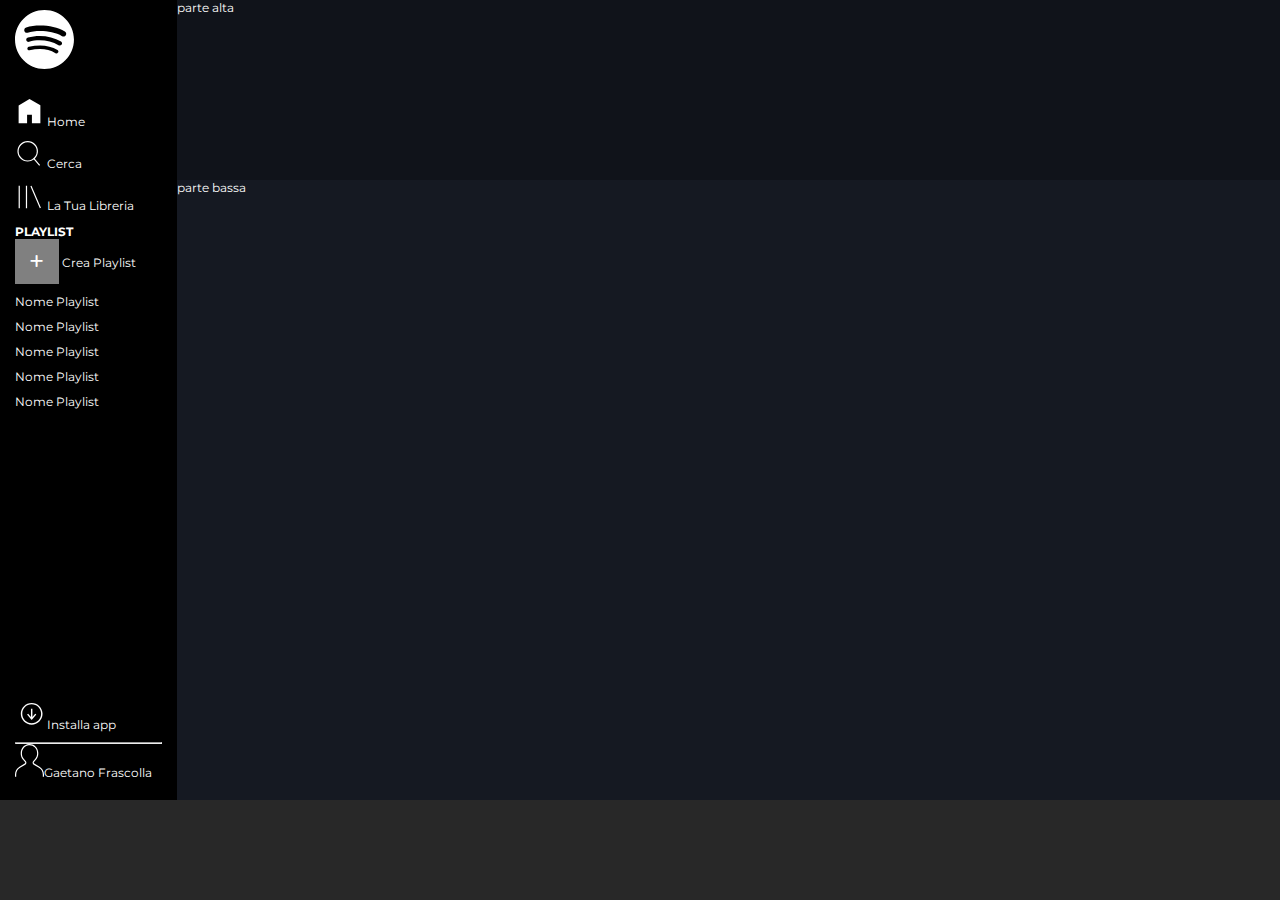
<file: day-1/index.html>
<!DOCTYPE html>
<html lang="en">

<head>
    <meta charset="UTF-8">
    <meta name="viewport" content="width=device-width, initial-scale=1.0">
    <link rel="stylesheet" href="https://cdnjs.cloudflare.com/ajax/libs/font-awesome/6.7.2/css/all.min.css"
        integrity="sha512-Evv84Mr4kqVGRNSgIGL/F/aIDqQb7xQ2vcrdIwxfjThSH8CSR7PBEakCr51Ck+w+/U6swU2Im1vVX0SVk9ABhg=="
        crossorigin="anonymous" referrerpolicy="no-referrer" />
    <link rel="preconnect" href="https://fonts.googleapis.com">
    <link rel="preconnect" href="https://fonts.gstatic.com" crossorigin>
    <link
        href="https://fonts.googleapis.com/css2?family=Montserrat:ital,wght@0,100..900;1,100..900&family=Nerko+One&family=Open+Sans:ital,wght@0,300..800;1,300..800&display=swap"
        rel="stylesheet">
    <link rel="stylesheet" href="css/style.css">
    <title>Spotify Web</title>
</head>

<body>
    <main class="container">
        <div class="container-small">
            <section>
                <img src="/img/logo-small.svg" alt="Logo" class="logo">
                <ul>
                    <li>
                        <img src="/img/home.svg" alt="Home"> <span>Home</span>
                    </li>

                    <li>
                        <img src="/img/search.svg" alt="Ricerca"> Cerca
                    </li>
                    <li>
                        <img src="/img/libreria.svg" alt="Libreria"> La Tua Libreria
                    </li>
                </ul>
                <ul class="desktop">
                    <strong>PLAYLIST</strong>
                    <li><i class="fa-solid fa-plus quadrato"></i>Crea Playlist</li>
                    <li>Nome Playlist</li>
                    <li>Nome Playlist</li>
                    <li>Nome Playlist</li>
                    <li>Nome Playlist</li>
                    <li>Nome Playlist</li>
                </ul>
            </section>
            <section>
                <ul>
                    <li><img src="/img/download.svg" alt="download"> Installa app</li>
                    <hr>
                    <li><img src="/img/profile.svg" alt="Immagine profilo">Gaetano Frascolla</li>
                </ul>
            </section>
        </div>
        <div class="container-big">
            <section class="sopra">parte alta</section>
            <section class="centre">parte bassa</section>
        </div>
    </main>
    <footer></footer>


</body>

</html>
</file>
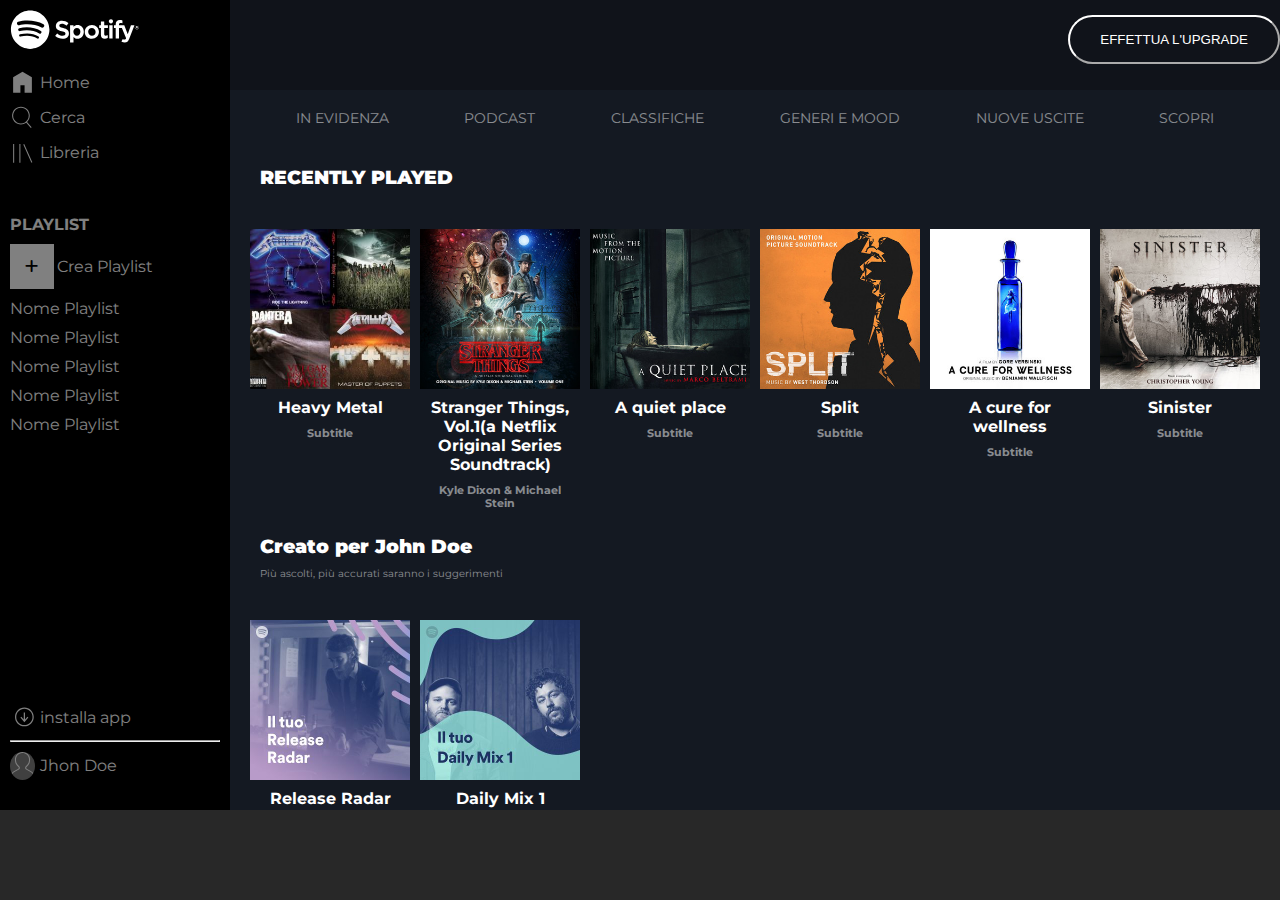
<file: day-2/index.html>
<!DOCTYPE html>
<html lang="en">

<head>
    <meta charset="UTF-8">
    <meta name="viewport" content="width=device-width, initial-scale=1.0">
    <link rel="stylesheet" href="https://cdnjs.cloudflare.com/ajax/libs/font-awesome/6.7.2/css/all.min.css"
        integrity="sha512-Evv84Mr4kqVGRNSgIGL/F/aIDqQb7xQ2vcrdIwxfjThSH8CSR7PBEakCr51Ck+w+/U6swU2Im1vVX0SVk9ABhg=="
        crossorigin="anonymous" referrerpolicy="no-referrer" />
    <link rel="preconnect" href="https://fonts.googleapis.com">
    <link rel="preconnect" href="https://fonts.gstatic.com" crossorigin>
    <link
        href="https://fonts.googleapis.com/css2?family=Montserrat:ital,wght@0,100..900;1,100..900&family=Nerko+One&family=Open+Sans:ital,wght@0,300..800;1,300..800&display=swap"
        rel="stylesheet">
    <link rel="stylesheet" href="css/style.css">
    <title>Spotify Web</title>
</head>

<body>
    <main class="container">
        <div class="container-small">

            <!-- LOGO -->

            <div id="logo">
                <img src="/img/logo-small.svg" alt="Logo" class="logo">
                <img src="/img/logo.svg" alt="Logo1" class="logo-bg">
            </div>
            <!-- 3VOCI MENU -->
            <ul id="menu">
                <li class="hover"><a href="#"><img src="/img/home.svg" alt="Home"><span
                            class="menu-testo">Home</span></a></li>
                <li class="hover"><a href="#"><img src="/img/search.svg" alt="cerca"><span
                            class="menu-testo">Cerca</span></a></li>
                <li class="hover"><a href="#"><img src="/img/libreria.svg" alt="libreria"><span
                            class="menu-testo">Libreria</span></a>
                </li>
            </ul>
            <!-- PLAYLIST -->
            <div id="playlist">
                <strong>PLAYLIST</strong>

                <div><i class="fa-solid fa-plus quadrato"></i>Crea Playlist</div>

                <ul>
                    <li class="hover">Nome Playlist</li>
                    <li class="hover">Nome Playlist</li>
                    <li class="hover">Nome Playlist</li>
                    <li class="hover">Nome Playlist</li>
                    <li class="hover">Nome Playlist</li>
                </ul>

            </div>
            <!-- PROFILO -->
            <div id="profile">
                <ul id="menu">
                    <li><a href="#"><img src="/img/download.svg" alt="download"> <span class="menu-testo">installa
                                app</span></a></li>
                    <hr>
                    <li><a href="#"><img src="/img/profile.svg" alt="profilo" class="profilo"> <span class="menu-testo">Jhon Doe</span></a></li>
                </ul>
            </div>

        </div>
        <div class="container-big">
            <section class="sopra">
                <div class="btn">
                    <button>EFFETTUA L'UPGRADE</button>
                </div>
            </section>
            <section class="centre">
                <span>
                    <ul class="shortcut">
                        <li class="hover-bot">IN EVIDENZA</li>
                        <li class="hover-bot">PODCAST</li>
                        <li class="hover-bot">CLASSIFICHE</li>
                        <li class="hover-bot">GENERI E MOOD</li>
                        <li class="hover-bot">NUOVE USCITE</li>
                        <li class="hover-bot">SCOPRI</li>
                    </ul>
                </span>
                <div class="sezione"><h3><strong>RECENTLY PLAYED</strong></h3></div>
                <div class="musica">
                    <div class="album"><img src="/img/metal_lifting.jpg" alt="Heavy Metal"><h4 class="pad10">Heavy Metal</h4><h6 class="pad10 op0-5">Subtitle</h6></div>
                    <div class="album"><img src="/img/stranger.jpeg" alt="Stranger Things"><h4 class="pad10">Stranger Things, Vol.1(a Netflix Original Series Soundtrack)</h4><h6 class="pad10 op0-5">Kyle Dixon & Michael Stein</h6></div>
                    <div class="album"><img src="/img/aquietplace.jpeg" alt="quietplace"><h4 class="pad10">A quiet place  </h4><h6 class="pad10 op0-5">Subtitle</h6></div>
                    <div class="album"><img src="/img/split.jpeg" alt="Split"><h4 class="pad10">Split  </h4><h6 class="pad10 op0-5">Subtitle</h6></div>
                    <div class="album"><img src="/img/cure.jpeg" alt="Cure"><h4 class="pad10">A cure for wellness</h4><h6 class="pad10 op0-5">Subtitle</h6></div>
                    <div class="album"><img src="/img/sinister.jpeg" alt="Sinister"><h4 class="pad10">Sinister</h4><h6 class="pad10 op0-5">Subtitle</h6></div>
                </div>
                <div class="sezione"><h3><strong>Creato per John Doe</strong></h3><sub>Più ascolti, più accurati saranno i suggerimenti</sub></div>
                <div class="musica">
                    <div class="album"><img src="/img/radar.jpeg" alt="Radar"><h4 class="pad10">Release Radar</h4></div>
                    <div class="album"><img src="/img/mixdaily.jpeg" alt="Daily Mix"><h4 class="pad10">Daily Mix 1</h4></div>
                </div>
                <div class="sezione"><h3><strong>Artisti più popolari</strong></h3><sub>Più ascolti, più accurati saranno i suggerimenti</sub></div>
                <div class="musica">
                <div class="album"><img src="/img/youg.jpeg" alt="Radar" class="rotondo"><h4 class="pad10">Lana del Rey</h4></div>
                <div class="album"><img src="/img/einaudi.jpeg" alt="Daily Mix" class="rotondo"><h4 class="pad10">Ludovico Einaudi</h4></div>
            </div>
            </section>
        </div>
    </main>
    <footer></footer>


</body>

</html>
</file>
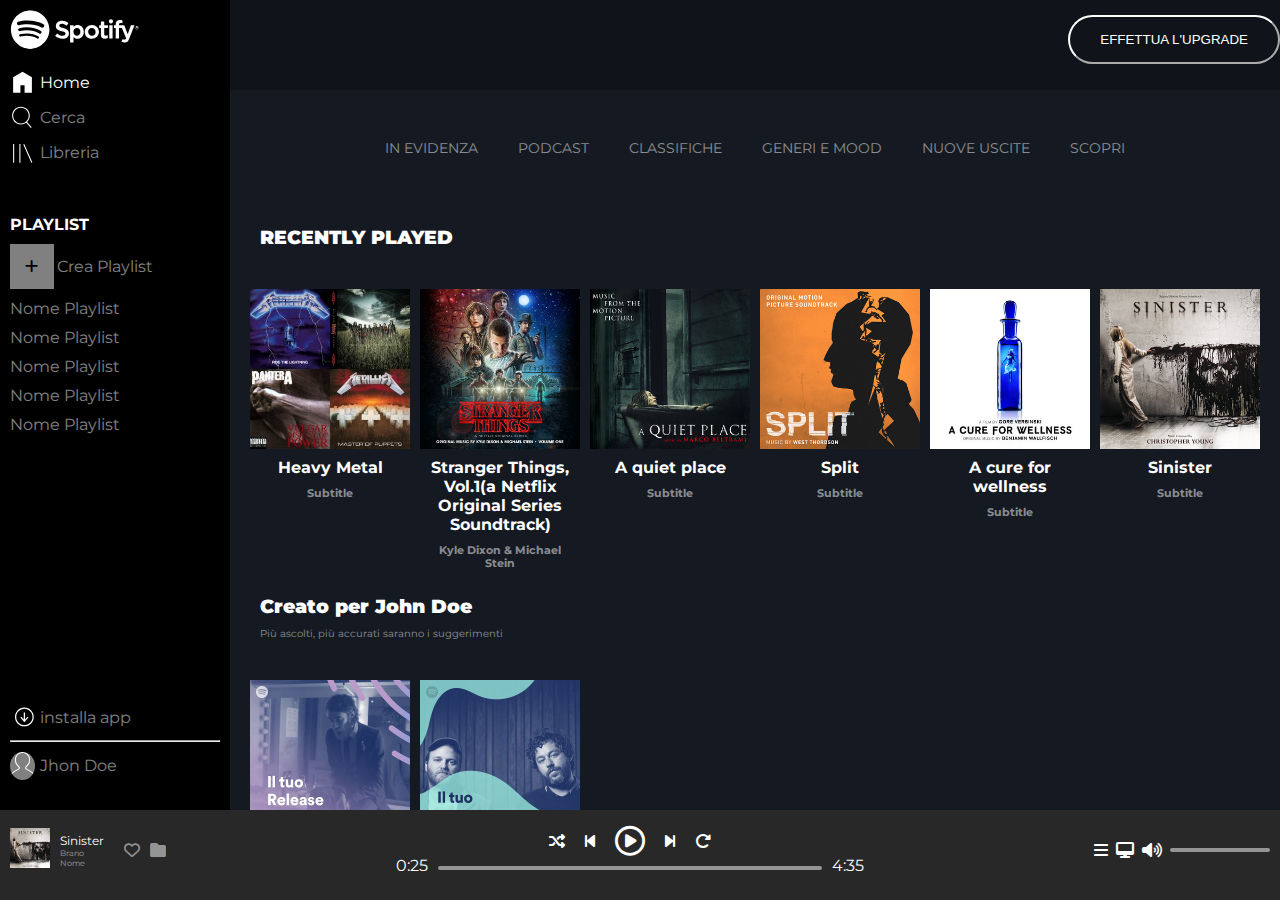
<file: day-3/index.html>
<!DOCTYPE html>
<html lang="en">

<head>
    <meta charset="UTF-8">
    <meta name="viewport" content="width=device-width, initial-scale=1.0">
    <link rel="stylesheet" href="https://cdnjs.cloudflare.com/ajax/libs/font-awesome/6.7.2/css/all.min.css"
        integrity="sha512-Evv84Mr4kqVGRNSgIGL/F/aIDqQb7xQ2vcrdIwxfjThSH8CSR7PBEakCr51Ck+w+/U6swU2Im1vVX0SVk9ABhg=="
        crossorigin="anonymous" referrerpolicy="no-referrer" />
    <link rel="preconnect" href="https://fonts.googleapis.com">
    <link rel="preconnect" href="https://fonts.gstatic.com" crossorigin>
    <link
        href="https://fonts.googleapis.com/css2?family=Montserrat:ital,wght@0,100..900;1,100..900&family=Nerko+One&family=Open+Sans:ital,wght@0,300..800;1,300..800&display=swap"
        rel="stylesheet">
    <link rel="stylesheet" href="css/style.css">
    <title>Spotify Web</title>
</head>

<body>
    <main class="container">
        <div class="container-small">

            <!-- LOGO -->

            <div id="logo">
                <img src="/img/logo-small.svg" alt="Logo" class="logo">
                <img src="/img/logo.svg" alt="Logo1" class="logo-bg">
            </div>
            <!-- 3VOCI MENU -->
            <ul id="menu">
                <li class="hover"><a href="#"><img src="/img/home.svg" alt="Home"><span>Home</span></a></li>
                <li class="hover"><a href="#"><img src="/img/search.svg" alt="cerca"><span
                            class="menu-testo">Cerca</span></a></li>
                <li class="hover"><a href="#"><img src="/img/libreria.svg" alt="libreria"><span
                            class="menu-testo">Libreria</span></a>
                </li>
            </ul>
            <!-- PLAYLIST -->
            <div id="playlist">
                <strong class="strong">PLAYLIST</strong>

                <div class="op0-5"><i class="fa-solid fa-plus quadrato"></i>Crea Playlist</div>

                <ul>
                    <li class="hover">Nome Playlist</li>
                    <li class="hover">Nome Playlist</li>
                    <li class="hover">Nome Playlist</li>
                    <li class="hover">Nome Playlist</li>
                    <li class="hover">Nome Playlist</li>
                </ul>

            </div>
            <!-- PROFILO -->
            <div id="profile">
                <ul id="menu">
                    <li><a href="#"><img src="/img/download.svg" alt="download"> <span class="menu-testo">installa
                                app</span></a></li>
                    <hr>
                    <li><a href="#"><img src="/img/profile.svg" alt="profilo" class="profilo"> <span
                                class="menu-testo">Jhon Doe</span></a></li>
                </ul>
            </div>

        </div>
        <div class="container-big">
            <section class="sopra">
                <div class="btn">
                    <button>EFFETTUA L'UPGRADE</button>
                </div>
            </section>
            <section class="centre">
                <span>
                    <ul class="shortcut">
                        <li class="hover-bot">IN EVIDENZA</li>
                        <li class="hover-bot">PODCAST</li>
                        <li class="hover-bot">CLASSIFICHE</li>
                        <li class="hover-bot">GENERI E MOOD</li>
                        <li class="hover-bot">NUOVE USCITE</li>
                        <li class="hover-bot">SCOPRI</li>
                    </ul>
                </span>
                <div class="sezione">
                    <h3><strong>RECENTLY PLAYED</strong></h3>
                </div>
                <div class="musica">
                    <div class="album">
                        <div class="collect"><img src="/img/metal_lifting.jpg" alt="Heavy Metal">
                            <div class="play"><i class="fa-solid fa-play"></i></div>
                        </div>
                        <div>
                            <h4 class="pad10">Heavy Metal</h4>
                            <h6 class="pad10 op0-5">Subtitle</h6>
                        </div>
                    </div>
                    <div class="album">
                        <div class="collect"><img src="/img/stranger.jpeg" alt="Stranger Things">
                            <div class="play"><i class="fa-solid fa-play"></i></div>
                        </div>
                        <div>
                            <h4 class="pad10">Stranger Things, Vol.1(a Netflix Original Series Soundtrack)</h4>
                            <h6 class="pad10 op0-5">Kyle Dixon & Michael Stein</h6>
                        </div>
                    </div>
                    <div class="album">
                        <div class="collect"><img src="/img/aquietplace.jpeg" alt="quietplace">
                            <div class="play"><i class="fa-solid fa-play"></i></div>
                        </div>
                        <div>
                            <h4 class="pad10">A quiet place </h4>
                            <h6 class="pad10 op0-5">Subtitle</h6>
                        </div>
                    </div>
                    <div class="album">
                        <div class="collect"><img src="/img/split.jpeg" alt="Split">
                            <div class="play"><i class="fa-solid fa-play"></i></div>
                        </div>
                        <div>
                            <h4 class="pad10">Split </h4>
                            <h6 class="pad10 op0-5">Subtitle</h6>
                        </div>
                    </div>
                    <div class="album">
                        <div class="collect"><img src="/img/cure.jpeg" alt="Cure">
                            <div class="play"><i class="fa-solid fa-play"></i></div>
                        </div>
                        <div>
                            <h4 class="pad10">A cure for wellness</h4>
                            <h6 class="pad10 op0-5">Subtitle</h6>
                        </div>
                    </div>
                    <div class="album">
                        <div class="collect"><img src="/img/sinister.jpeg" alt="Sinister">
                            <div class="play"><i class="fa-solid fa-play"></i></div>
                        </div>
                        <div>
                            <h4 class="pad10">Sinister</h4>
                            <h6 class="pad10 op0-5">Subtitle</h6>
                        </div>
                    </div>
                </div>
                <div class="sezione">
                    <h3><strong>Creato per John Doe</strong></h3><sub>Più ascolti, più accurati saranno i
                        suggerimenti</sub>
                </div>
                <div class="musica">
                    <div class="album">
                        <div class="collect"><img src="/img/radar.jpeg" alt="Radar">
                            <div class="play"><i class="fa-solid fa-play"></i></div>
                        </div>
                        <div>
                            <h4 class="pad10">Release Radar</h4>
                        </div>
                    </div>
                    <div class="album">
                        <div class="collect"><img src="/img/mixdaily.jpeg" alt="Daily Mix">
                            <div class="play"><i class="fa-solid fa-play"></i></div>
                        </div>
                        <div>
                            <h4 class="pad10">Daily Mix 1</h4>
                        </div>
                    </div>
                </div>
                <div class="sezione">
                    <h3><strong>Artisti più popolari</strong></h3><sub>Più ascolti, più accurati saranno i
                        suggerimenti</sub>
                </div>
                <div class="musica">
                    <div class="album">
                        <div class="collect"><img src="/img/youg.jpeg" alt="Radar" class="rotondo">
                            <div class="play"><i class="fa-solid fa-play"></i></div>
                        </div>
                        <div>
                            <h4 class="pad10">Lana del Rey</h4>
                        </div>
                    </div>
                    <div class="album">
                        <div class="collect"><img src="/img/einaudi.jpeg" alt="Daily Mix" class="rotondo">
                            <div class="play"><i class="fa-solid fa-play"></i></div>
                        </div>
                        <div>
                            <h4 class="pad10">Ludovico Einaudi</h4>
                        </div>
                    </div>
                </div>
            </section>
        </div>
    </main>
    <footer>
        <div class="bar-sound-right">
            <div><img src="/img/sinister.jpeg" alt="Sinister"></div>
            <div>

                <ul>
                    <li class="cp-white">Sinister</li>
                    <li class="cp-grey">Brano</li>
                    <li class="cp-grey">Nome</li>
                </ul>
            </div>
            <div>
                <ul class="gap-flex">
                    <li><i class="fa-regular fa-heart op0-5"></i></li>
                    <li><i class="fa-solid fa-folder op0-5"></i></li>
                </ul>
            </div>
        </div>
        <div class="bar-sound-centre">
            <div>
                <div class="bar-play"><i class="fa-solid fa-shuffle"></i>
                    <i class="fa-solid fa-backward-step"></i>
                    <i class="fa-regular fa-circle-play big"></i>
                    <i class="fa-solid fa-forward-step"></i>
                    <i class="fa-solid fa-rotate-right"></i>
                </div>
            </div>
            <div class="number">0:25 <div class="barra"></div> 4:35</div>

        </div>

        <div class="bar-sound-left">
            <div class="bar-menu">
                <i class="fa-solid fa-bars"></i>
                <i class="fa-solid fa-desktop"></i>
                <i class="fa-solid fa-volume-high"></i>
                <div class="barra-menu"></div>
            </div>
        </div>

        </div>
    </footer>


</body>

</html>
</file>
<file: day-1/css/style.css>
*{
    padding: 0;
    margin: 0;
    box-sizing: border-box;
    font-family: "Montserrat", serif;
}

ul {
    list-style-type: none;
  }

img{
    width: 100%;
}

.logo{
    margin-bottom:25px;
    color: #ffffff;
}

li{
    padding-bottom:10px;
}

body{
    height: 100vh;
}

.quadrato{
    background-color: grey;
    padding:15px;
    font-size: 15px;
    margin-right:3px;
}
/* MAIN */

.container{
    height: calc(100vh - 100px);
    /* background-color: #151922; */
    display: flex;
    /* height: 100vh; */
    color: #ffffff;
    font-size: 12px;
}


.container-small{
    background-color: #000000;
    width: 60px;
    padding: 10px 15px;
    display: flex;
    flex-direction: column;
    justify-content: space-between;
}

.container-big{
    width: 100%;
    background-color: #919f42;
}
    
.desktop{
    display: none;
}


.sopra{
    background-color: #10131a;
    height: 90px;
}

.centre{
    background-color: #151922;
    height: calc(100vh - 190px);
}

/* FOOTER */

footer{
    background-color: #282828;
    height: 100px;
}

/* MEDIA */

@media (min-width: 992px) {
    .container-small{
        width: 200px;
        height: auto;
    }


    .sopra{
        height: 180px;
    }

    .centre{
        height: calc(100% - 180px);
    }

    img{
        
        width: 20%;
    }

    .logo{
        width: 40%;
    }

    .desktop{
        display:inline;
    }
}
</file>
<file: day-2/css/style.css>
* {
    padding: 0;
    margin: 0;
    box-sizing: border-box;
}

a {
    text-decoration: none;
}

ul {
    list-style-type: none;
}


body {
    height: 100vh;
    font-family: "Montserrat", serif;
}

.hover:hover {
    border-left: solid 3px #b9ed64;
}

/* MAIN */

.container {
    height: calc(100% - 90px);
    display: flex;
    color: #ffffff;
}

/* PRIMA PARTE */
.container .container-small {
    background-color: #000000;
    flex-shrink: 0;
    display: flex;
    flex-direction: column;
}

.container .container-small #logo {
    width: 30px;
    height: 30px;
    margin: 10px 10px;
}

.container .container-small #logo .logo-bg {
    width: 130px;
    display: none;
}

.container .container-small #menu {
    padding: 20px 10px;

}

.container .container-small #menu li {
    margin-bottom: 10px;
}

.container .container-small #menu li a {
    color: #ffffff;
    display: flex;
    align-items: center;
    justify-content: center;
    gap: 5px;
    opacity: 0.5;
}

.container .container-small #menu li a .menu-testo {
    display: none;
}

.container .container-small #menu li a img {
    width: 25px;
}

.container .container-small #playlist {
    display: none;
    padding: 20px 10px;
}

.container .container-small #playlist li {
    margin-bottom: 10px;
}

.container .container-small #playlist {
    color: #ffffff;
    opacity: 0.5;
}

.container .container-small #profile {
    margin-top: auto;

}

.container .container-small #profile .profilo{
    border-radius: 60%;
    background-color: #808080;
}

.container .container-small #profile a {
    padding-top: 10px;
}

.quadrato {
    background-color: #ffffff;
    color: black;
    margin-top: 10px;
    margin-bottom: 10px;
    padding: 15px;
    font-size: 15px;
    margin-right: 3px;
}

/* SECONDA PARTE */

.container .container-big {
    background-color: #919f42;
    flex-grow: 1;
}


.container .container-big .sopra {
    background-color: #10131a;
    height: 90px;
    position:sticky;
    top: 0;
    left: 0;
}

.container .container-big .centre {
    background-color: #141922;
    height: calc(100% - 90px);
    overflow-y: auto;
    
}

.container .container-big .btn {
    text-align: end;
    padding-top: 15px;
    padding-bottom: 25px;
}

.container .container-big button {
    background-color: #10131a;
    border-color: #ffffff;
    color: #ffffff;
    padding: 15px 30px;
    border-radius: 40px;
}

.container .container-big .centre span {
    padding: 20px 30px 40px;
}

.container .container-big .centre .sezione {
    padding: 20px 30px 40px;
}

.container .container-big .centre .sezione sub{
    opacity: 0.5;
    font-size: 10px;
}

.container .container-big .centre .shortcut {
    display: flex;
    flex-wrap: wrap;
    flex-direction: row;
    gap: 10px;
    justify-content: space-evenly;
    opacity: 0.5;
    font-size: 14px;
}

.container .container-big .centre .hover-bot:hover {
    border-bottom: solid 3px #b9ed64;
}

.container .container-big .centre .musica {
    display: flex;
    flex-wrap: wrap;
    gap: 10px;
    padding: 0px 20px 0px;
}

.container .container-big .centre .musica .album {
    width: calc((100% - 10px) / 2);
    flex-shrink: 0;
    text-align: center;
}

.container .container-big .centre .musica .album img{
    width: 100%;
}

.container .container-big .centre .musica .album .rotondo{
    border-radius: 50%;
}

.container .container-big .centre .musica .album .pad10{
    padding: 5px;
}

.container .container-big .centre .musica .album .op0-5{
opacity: 0.5;
}

/* FOOTER */

footer {
    background-color: #282828;
    height: 90px;
}

/* MEDIA */
@media (min-width: 576px) {
    .container .container-small {
        width: 230px;
    }

    .container .container-small #logo .logo {
        display: none;
    }

    .container .container-small #logo .logo-bg {
        display: inline;
    }

    .container .container-small #menu li a .menu-testo {
        display: inline;
    }

    .container .container-small #menu li a {
        justify-content: flex-start;
    }

    .container .container-small #playlist {
        display: inline;
    }

}

@media (min-width: 768px) {
    .container .container-big .centre .musica .album {
        width: calc((100% - 30px) / 4);
        
    }
}


@media (min-width: 992px) {
    .container .container-big .centre .musica .album {
        width: calc((100% - 50px) / 6);
        
    }
}
</file>
<file: day-3/css/style.css>
* {
    padding: 0;
    margin: 0;
    box-sizing: border-box;
}

a {
    text-decoration: none;
}

ul {
    list-style-type: none;
}


body {
    height: 100vh;
    font-family: "Montserrat", serif;
}

.hover:hover {
    border-left: solid 3px #b9ed64;
}

/* MAIN */

.container {
    height: calc(100% - 90px);
    display: flex;
    color: #ffffff;
}

/* PRIMA PARTE */
.container .container-small {
    background-color: #000000;
    flex-shrink: 0;
    display: flex;
    flex-direction: column;
    overflow: hidden;
}

.container .container-small #logo {
    width: 30px;
    height: 30px;
    margin: 10px 10px;
}

.container .container-small #logo .logo-bg {
    width: 130px;
    display: none;
}

.container .container-small #menu {
    padding: 20px 10px;

}

.container .container-small #menu li {
    margin-bottom: 10px;
}

.container .container-small #menu li a {
    color: #ffffff;
    display: flex;
    align-items: center;
    justify-content: center;
    gap: 5px;
    
}

.container .container-small #menu li a .menu-testo {
    display: none;
    opacity: 0.5;
}

.container .container-small #menu li a img {
    width: 25px;
}

.container .container-small #playlist {
    display: none;
    padding: 20px 10px;
}

.container .container-small #playlist li {
    margin-bottom: 10px;
    opacity: 0.5;
}

.container .container-small #playlist {
    color: #ffffff;
    
}


.container .container-small #profile {
    margin-top: auto;

}

.container .container-small #profile .profilo{
    border-radius: 60%;
    background-color: #808080;
}

.container .container-small #profile a {
    padding-top: 10px;
}

.quadrato {
    background-color: #ffffff;
    color: black;
    margin-top: 10px;
    margin-bottom: 10px;
    padding: 15px;
    font-size: 15px;
    margin-right: 3px;
}

/* SECONDA PARTE */

.container .container-big {
    flex-grow: 1;
}


.container .container-big .sopra {
    background-color: #10131a;
    height: 90px;
    position:sticky;
    top: 0;
}

.container .container-big .centre {
    background-color: #141922;
    height: calc(100% - 90px);
    overflow-y: auto;
    
}

.container .container-big .btn {
    text-align: end;
    padding-top: 15px;
    padding-bottom: 25px;
}

.container .container-big button {
    background-color: #10131a;
    border-color: #ffffff;
    color: #ffffff;
    padding: 15px 30px;
    border-radius: 40px;
}

.container .container-big .centre span {
    padding: 20px 30px 40px;
}

.container .container-big .centre .sezione {
    padding: 20px 30px 40px;
}

.container .container-big .centre .sezione sub{
    opacity: 0.5;
    font-size: 10px;
}

.container .container-big .centre .shortcut {
    display: flex;
    flex-wrap: wrap;
    padding:30px;
    gap: 40px;
    justify-content: center;
    opacity: 0.5;
    font-size: 14px;
}

.container .container-big .centre .hover-bot:hover {
    border-bottom: solid 3px #b9ed64;
}

.container .container-big .centre .musica {
    display: flex;
    flex-wrap: wrap;
    gap: 10px;
    padding: 0px 20px 0px;
}

.container .container-big .centre .musica .album {
    width: calc((100% - 10px) / 2);
    flex-shrink: 0;
    text-align: center;
}

.container .container-big .centre .musica .album .collect{
    position: relative;
}

.container .container-big .centre .musica .album .collect{
    position: relative;
}

.container .container-big .centre .musica .album .collect .play{
    position: absolute;
    top: 0;
    left: 0;
    width: 100%;
    height: 100%;
    display: none;
    justify-content: center;
    align-items: center;
    background-color: rgb(0, 0, 0, 0.5);
}

.container .container-big .centre .musica .album .collect:hover .play{
    display: flex;
}


.container .container-big .centre .musica .album img{
    width: 100%;
}

.container .container-big .centre .musica .album .rotondo{
    border-radius: 50%;
}

.pad10{
    padding: 5px;
}

.op0-5{
opacity: 0.5;
}

/* FOOTER */

footer {
    background-color: #282828;
    height: 90px;
    padding: 10px 10px 20px;
    display: flex;
    justify-content: space-between;
    color: #ffffff;
}

.bar-sound-right{
    display: flex;
    align-items: center;
    justify-content: center;
}

.bar-sound-right img{
    width: 50px;
    padding: 10px 10px 10px 0px;
}

.bar-sound-centre{
    display: flex;
    flex-direction: column;
    align-items: center;
    justify-content: center;
}

.bar-play{
    display: flex;
    gap: 20px;
    align-items: center;
}

.big{
    font-size: 30px;
}

.number{
    display: flex;
    gap: 10px;
}

.barra{
    width: 30vw;
    height: 4px;
    background-color: #ffffff;
    margin-top:10px;
    opacity: 0.5; 
    border-radius: 5px;  
}



.bar-sound-left{
    display: flex;
    align-items: center;
    justify-content: center;
}

.bar-menu{
    display: flex;
    gap: 8px;
    align-items: center;

}

.barra-menu{
    width: 100px;
    height: 4px;
    background-color: #ffffff;
    margin-top:10px;
    opacity: 0.5; 
    margin-bottom: 10px; 
    border-radius: 5px;
}


.cp-white{
    font-size: 12px;
    padding-right:20px;
}

.cp-grey{
    opacity: 0.5;
    font-size: 8px;
}

/* MEDIA */
@media (min-width: 576px) {
    .container .container-small {
        width: 230px;
    }

    .container .container-small #logo .logo {
        display: none;
    }

    .container .container-small #logo .logo-bg {
        display: inline;
    }

    .container .container-small #menu li a .menu-testo {
        display: inline;
    }

    .container .container-small #menu li a {
        justify-content: flex-start;
    }

    .container .container-small #playlist {
        display: inline;
    }

}

@media (min-width: 768px) {
    .container .container-big .centre .musica .album {
        width: calc((100% - 30px) / 4);
        
    }

    .gap-flex{
        display: flex;
        gap: 10px;
    }
}


@media (min-width: 992px) {
    .container .container-big .centre .musica .album {
        width: calc((100% - 50px) / 6);
        
    }

}
</file>
